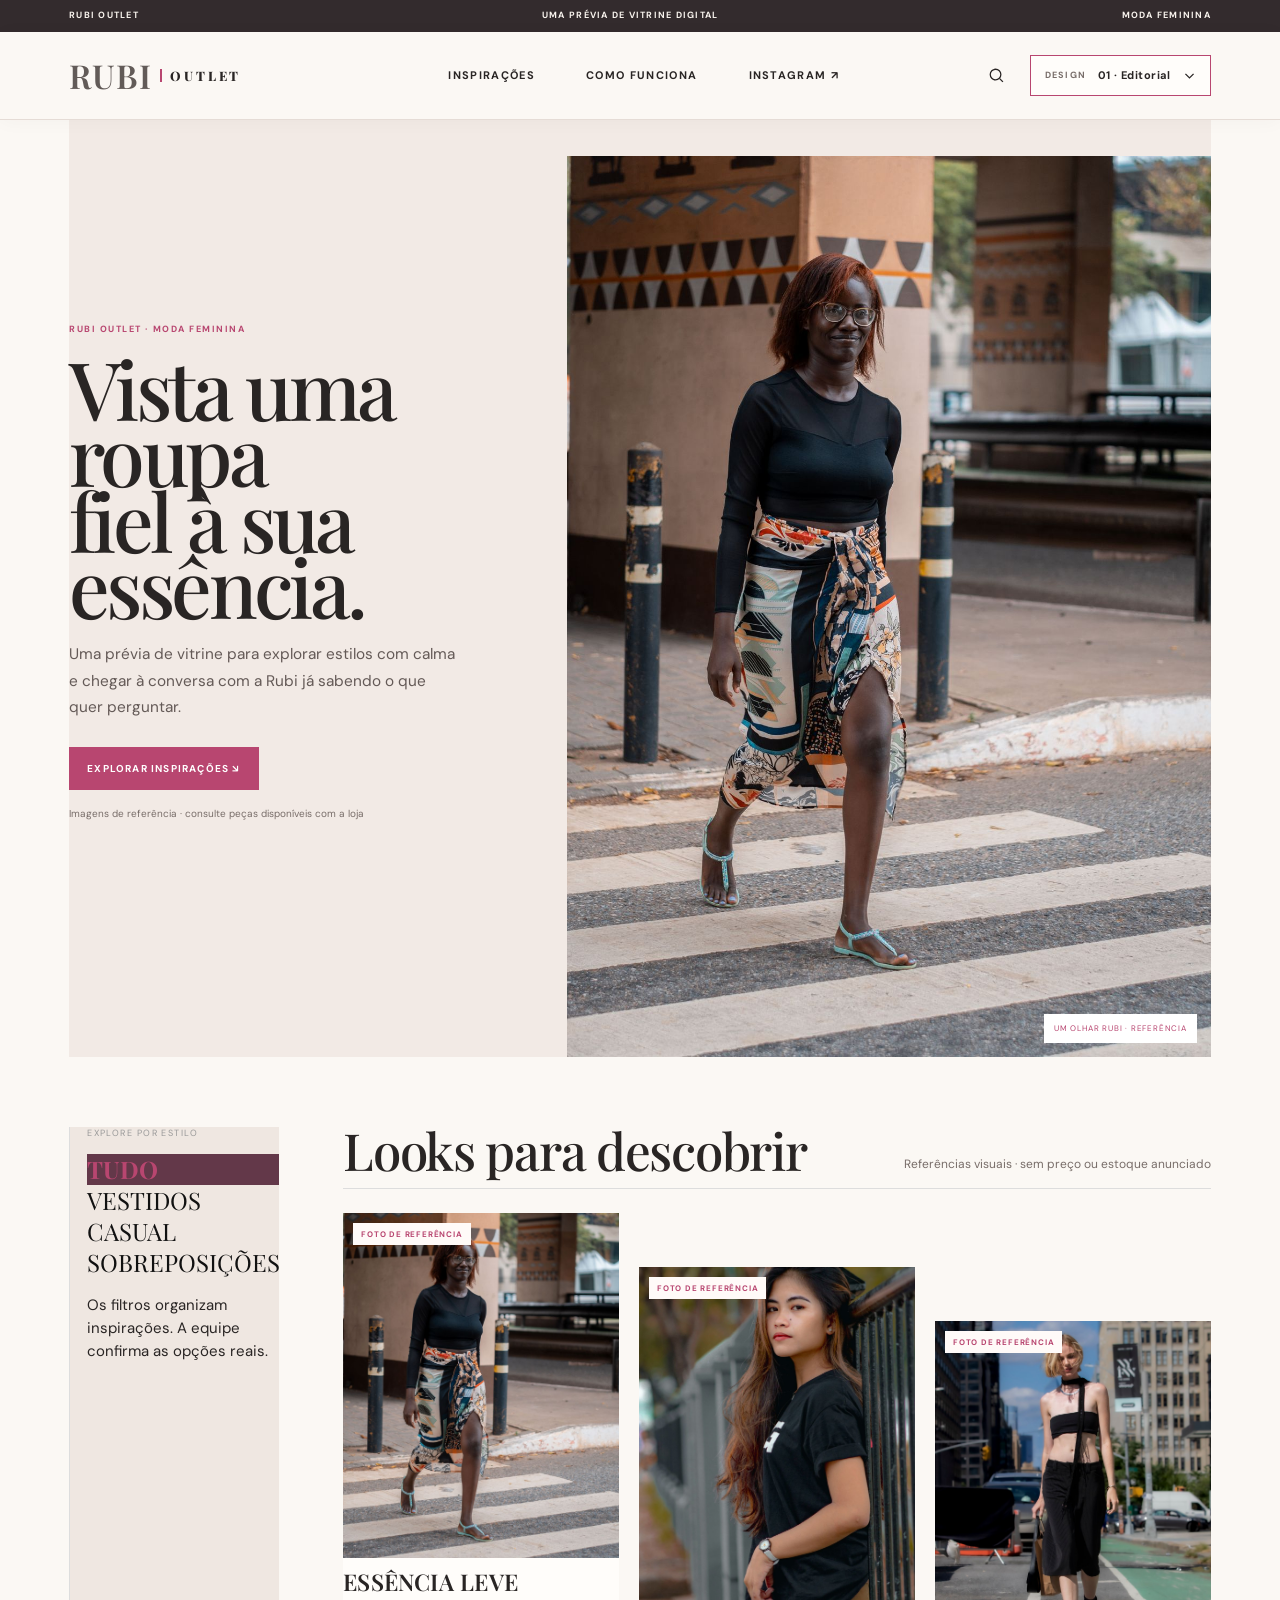
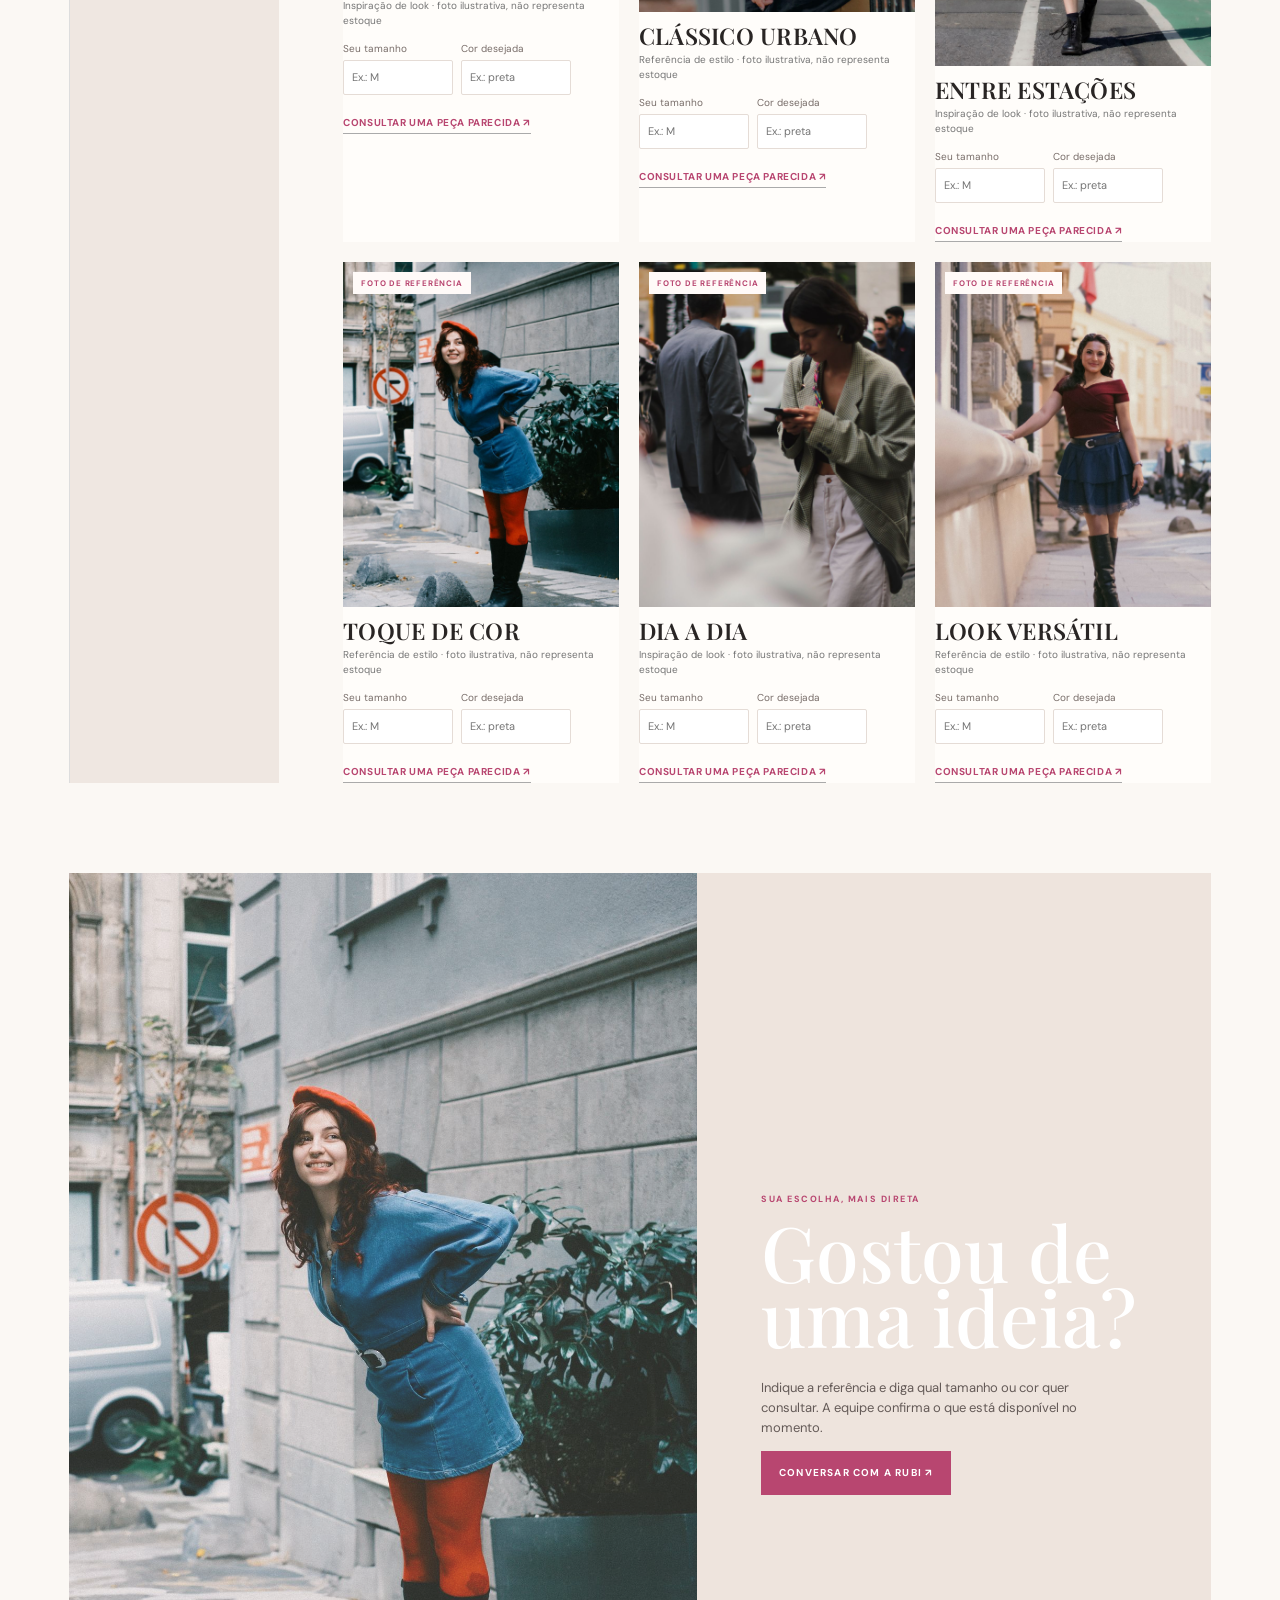
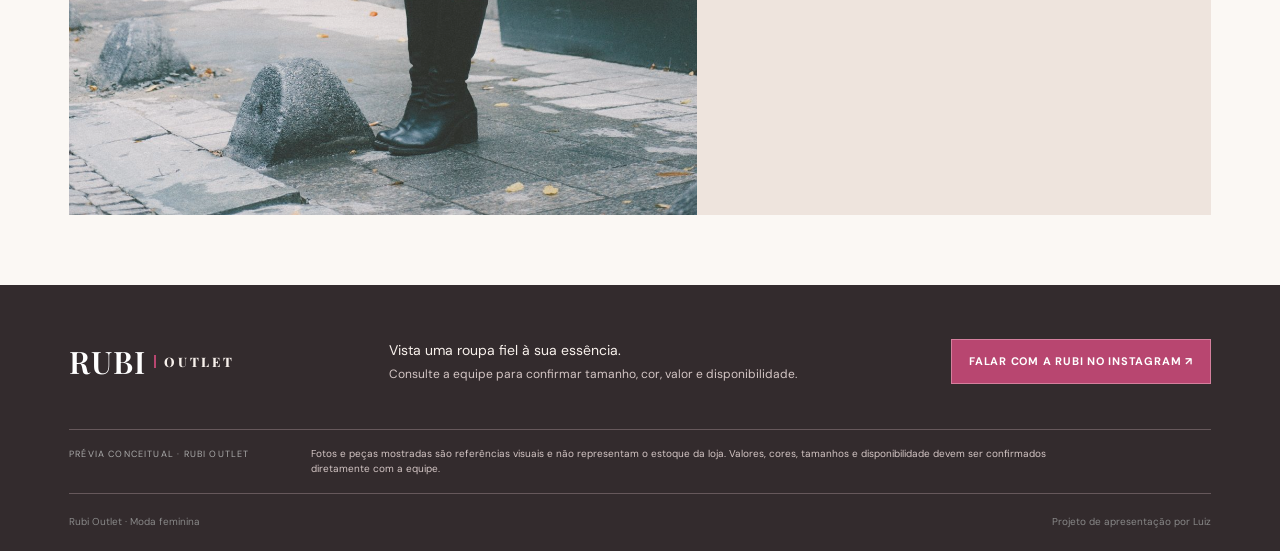
<file: index.html>
<!doctype html>
<html lang="pt-BR"><head><meta charset="utf-8"><meta name="viewport" content="width=device-width, initial-scale=1"><meta name="theme-color" content="#f7f3ed"><meta name="description" content="Uma prévia de vitrine digital para a Rubi Outlet."><meta name="robots" content="noindex,nofollow"><title>Rubi Outlet — vista sua essência</title><link rel="preconnect" href="https://fonts.googleapis.com"><link rel="preconnect" href="https://fonts.gstatic.com" crossorigin><link href="https://fonts.googleapis.com/css2?family=DM+Sans:wght@400;500;600;700&family=Playfair+Display:wght@500;600;700&display=swap" rel="stylesheet"><link rel="stylesheet" href="styles.css"><link rel="stylesheet" href="designs.css"><link rel="stylesheet" href="responsive.css"><link rel="stylesheet" href="tuning.css"><link rel="stylesheet" href="motion.css"><script defer src="app.js"></script><link rel="stylesheet" href="rubi.css"></head>
<body><a class="skip-link" href="#conteudo">Pular para o conteúdo</a><div class="topline"><span>RUBI OUTLET</span><span>UMA PRÉVIA DE VITRINE DIGITAL</span><span>MODA FEMININA</span></div><header class="site-header"><a class="brand" href="#inicio" aria-label="Rubi Outlet, início"><span class="brand-mark">RUBI</span><span class="brand-sub">OUTLET</span></a><nav class="main-nav" aria-label="Navegação principal"><a href="#inspiracoes">Inspirações</a><a href="#como-funciona">Como funciona</a><a href="https://www.instagram.com/rubi_outlet_jaiba/" target="_blank" rel="noopener noreferrer">Instagram ↗</a></nav><div class="header-actions"><button class="icon-button search-toggle" id="searchToggle" aria-label="Abrir busca" aria-expanded="false"><svg viewBox="0 0 24 24" aria-hidden="true"><circle cx="10.8" cy="10.8" r="6.7"></circle><path d="m16 16 4.1 4.1"></path></svg></button><button class="design-trigger" id="designTrigger" aria-haspopup="true" aria-expanded="false"><span class="trigger-label">Design</span><span id="activeDesignName">01 · Editorial</span><svg viewBox="0 0 16 16" aria-hidden="true"><path d="m3 6 5 5 5-5"></path></svg></button></div><div class="design-menu" id="designMenu" hidden><p class="menu-title">Escolha uma estrutura</p><button class="design-option" data-design="editorial"><span class="option-number">01</span><span><strong>Editorial</strong><small>Campanha e narrativa</small></span><span class="option-check">✓</span></button><button class="design-option" data-design="storefront"><span class="option-number">02</span><span><strong>Vitrine direta</strong><small>Busca e categorias</small></span><span class="option-check">✓</span></button><button class="design-option" data-design="lookbook"><span class="option-number">03</span><span><strong>Lookbook</strong><small>Inspiração visual</small></span><span class="option-check">✓</span></button></div><form class="search-panel" id="searchPanel" hidden role="search"><label for="catalogSearch">Buscar referências</label><input id="catalogSearch" type="search" placeholder="Ex.: vestido, conjunto, casual" autocomplete="off"><button class="text-button" id="clearSearch" type="button">Limpar</button></form></header><main id="conteudo" tabindex="-1"></main><footer class="site-footer" id="contato"><div class="footer-main"><a class="brand brand-inverse" href="#inicio" aria-label="Rubi Outlet, início"><span class="brand-mark">RUBI</span><span class="brand-sub">OUTLET</span></a><p>Vista uma roupa fiel à sua essência.<br><span>Consulte a equipe para confirmar tamanho, cor, valor e disponibilidade.</span></p><a class="footer-cta" href="https://www.instagram.com/rubi_outlet_jaiba/" target="_blank" rel="noopener noreferrer">Falar com a Rubi no Instagram ↗</a></div><div class="footer-note"><span>PRÉVIA CONCEITUAL · RUBI OUTLET</span><p>Fotos e peças mostradas são referências visuais e não representam o estoque da loja. Valores, cores, tamanhos e disponibilidade devem ser confirmados diretamente com a equipe.</p></div><div class="footer-bottom"><span>Rubi Outlet · Moda feminina</span><span>Projeto de apresentação por Luiz</span></div></footer><div class="notice" id="prototypeNotice" role="status" aria-live="polite" hidden></div></body></html>
</file>
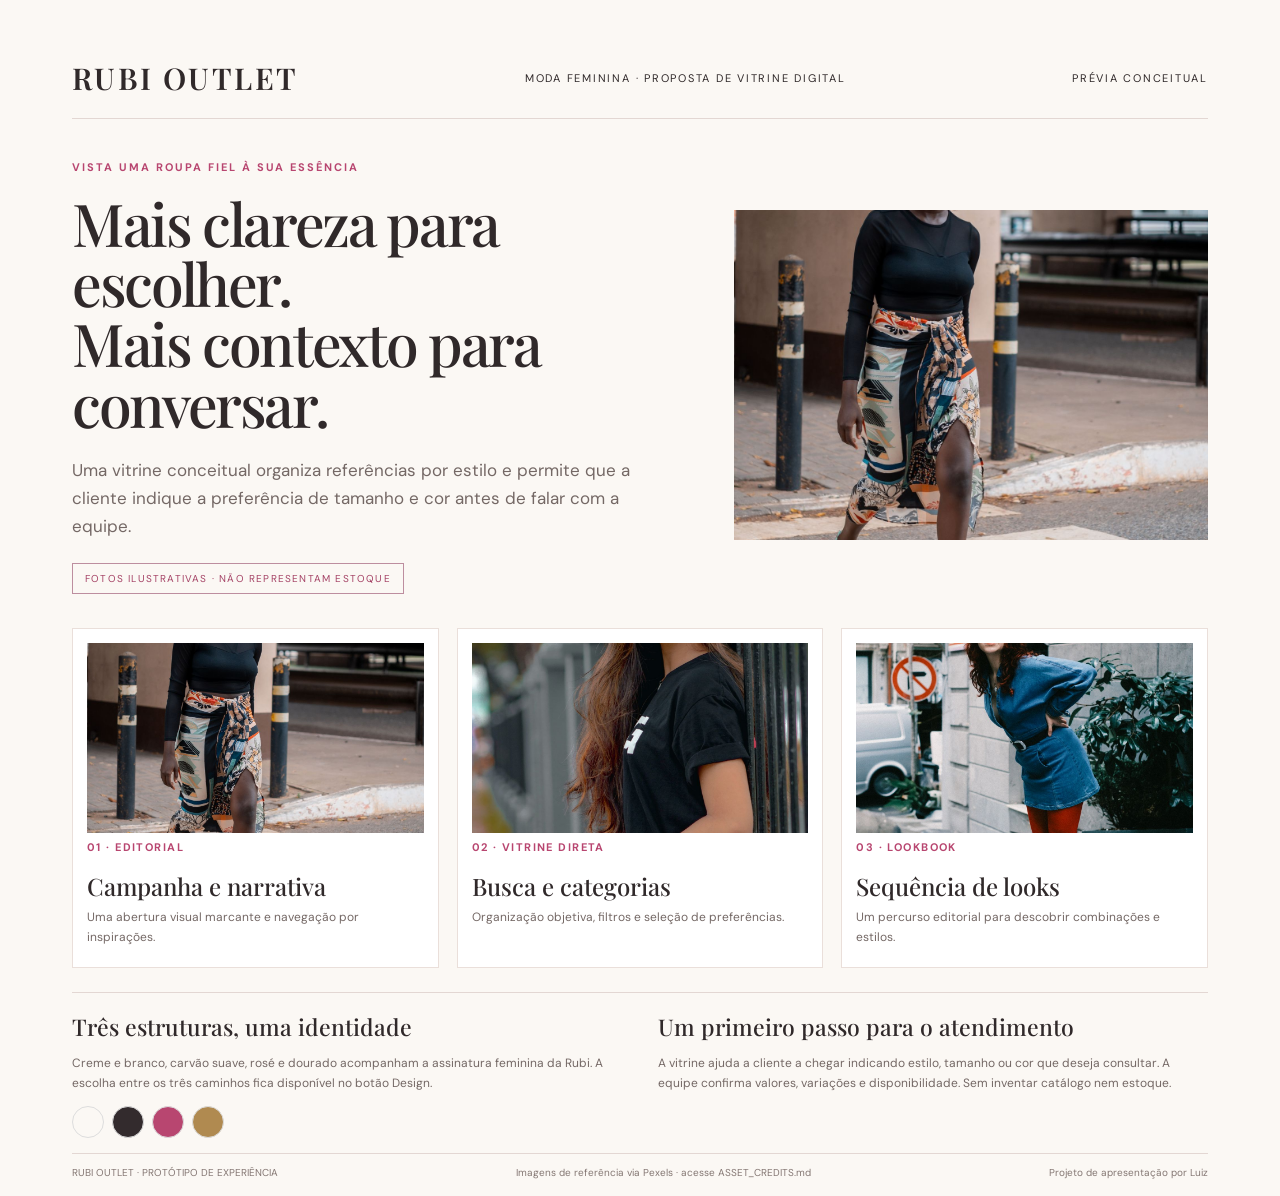
<file: presentation/index.html>
<!doctype html><html lang="pt-BR"><head><meta charset="utf-8"><meta name="viewport" content="width=device-width,initial-scale=1"><title>Rubi Outlet · Prancha de apresentação</title><link rel="preconnect" href="https://fonts.googleapis.com"><link href="https://fonts.googleapis.com/css2?family=DM+Sans:wght@400;600;700&family=Playfair+Display:wght@500;600&display=swap" rel="stylesheet"><style>*{box-sizing:border-box}body{margin:0;background:#e8e1db;color:#30292a;font:14px 'DM Sans',sans-serif}.board{width:1600px;min-height:1100px;margin:auto;padding:58px 72px;background:#fbf8f4;position:relative;overflow:hidden}.top{display:flex;justify-content:space-between;align-items:center;border-bottom:1px solid #e3d7d3;padding-bottom:20px;font-size:11px;letter-spacing:.16em}.logo{font:600 30px 'Playfair Display';letter-spacing:.08em}.hero{display:grid;grid-template-columns:1fr .78fr;gap:55px;align-items:center;padding:52px 0 45px}.kicker{color:#b84670;letter-spacing:.18em;font-weight:700;font-size:11px}h1{font:500 68px/1.02 'Playfair Display';letter-spacing:-.04em;margin:18px 0 22px;max-width:720px}p{color:#746865;line-height:1.65}.hero p{font-size:17px;max-width:570px}.hero img{width:100%;height:390px;object-fit:cover}.choices{display:grid;grid-template-columns:repeat(3,1fr);gap:22px}.choice{background:white;padding:14px 14px 20px;border:1px solid #eadfda}.choice img{width:100%;height:235px;object-fit:cover}.choice h2{font:500 24px 'Playfair Display';margin:15px 0 6px}.choice p{margin:0;font-size:12px}.num{color:#b84670;font-size:11px;letter-spacing:.13em;font-weight:700}.bottom{display:grid;grid-template-columns:1fr 1fr;gap:35px;border-top:1px solid #e3d7d3;margin-top:32px;padding-top:22px}.bottom strong{font:500 23px 'Playfair Display'}.bottom p{font-size:12px}.swatches{display:flex;gap:8px;margin-top:12px}.swatches i{width:32px;height:32px;border-radius:50%;background:#fbf8f4;border:1px solid #ddd}.swatches i:nth-child(2){background:#332b2d}.swatches i:nth-child(3){background:#b84670}.swatches i:nth-child(4){background:#b08a50}.foot{position:absolute;bottom:23px;left:72px;right:72px;border-top:1px solid #e3d7d3;padding-top:12px;display:flex;justify-content:space-between;font-size:10px;color:#847773}.stamp{display:inline-block;border:1px solid #bd8e9f;padding:8px 12px;color:#a44265;letter-spacing:.12em;font-size:10px;margin-top:6px}</style></head><body><main class="board"><div class="top"><span class="logo">RUBI OUTLET</span><span>MODA FEMININA · PROPOSTA DE VITRINE DIGITAL</span><span>PRÉVIA CONCEITUAL</span></div><section class="hero"><div><span class="kicker">VISTA UMA ROUPA FIEL À SUA ESSÊNCIA</span><h1>Mais clareza para escolher.<br>Mais contexto para conversar.</h1><p>Uma vitrine conceitual organiza referências por estilo e permite que a cliente indique a preferência de tamanho e cor antes de falar com a equipe.</p><span class="stamp">FOTOS ILUSTRATIVAS · NÃO REPRESENTAM ESTOQUE</span></div><img src="../assets/29134276.jpg" alt="Foto de moda urbana feminina de referência"></section><section class="choices"><article class="choice"><img src="../assets/29134276.jpg" alt="Look urbano"><span class="num">01 · EDITORIAL</span><h2>Campanha e narrativa</h2><p>Uma abertura visual marcante e navegação por inspirações.</p></article><article class="choice"><img src="../assets/8784329.jpg" alt="Look casual"><span class="num">02 · VITRINE DIRETA</span><h2>Busca e categorias</h2><p>Organização objetiva, filtros e seleção de preferências.</p></article><article class="choice"><img src="../assets/29876875.jpg" alt="Look de referência"><span class="num">03 · LOOKBOOK</span><h2>Sequência de looks</h2><p>Um percurso editorial para descobrir combinações e estilos.</p></article></section><section class="bottom"><div><strong>Três estruturas, uma identidade</strong><p>Creme e branco, carvão suave, rosé e dourado acompanham a assinatura feminina da Rubi. A escolha entre os três caminhos fica disponível no botão Design.</p><div class="swatches"><i></i><i></i><i></i><i></i></div></div><div><strong>Um primeiro passo para o atendimento</strong><p>A vitrine ajuda a cliente a chegar indicando estilo, tamanho ou cor que deseja consultar. A equipe confirma valores, variações e disponibilidade. Sem inventar catálogo nem estoque.</p></div></section><footer class="foot"><span>RUBI OUTLET · PROTÓTIPO DE EXPERIÊNCIA</span><span>Imagens de referência via Pexels · acesse ASSET_CREDITS.md</span><span>Projeto de apresentação por Luiz</span></footer></main></body></html>
<style>.board{width:100%;max-width:1600px;min-height:1080px}.hero{padding:38px 0 34px}.hero img{height:330px}h1{font-size:59px}.choice img{height:190px}.choices{gap:18px}.bottom{margin-top:24px;padding-top:18px}.foot{bottom:17px}</style>
</file>
<file: styles.css>
:root{--ink:#111;--paper:#fff;--soft:#f2f2f2;--muted:#737373;--line:#ddd;--accent:#9a8169;--font-body:'DM Sans',Arial,sans-serif;--font-display:'Barlow Condensed','Arial Narrow',Arial,sans-serif;--gutter:clamp(22px,5.4vw,88px);--max:1560px}
*{box-sizing:border-box}html{scroll-behavior:smooth;scroll-padding-top:96px}body{margin:0;background:var(--paper);color:var(--ink);font-family:var(--font-body);font-size:15px;line-height:1.55}button,input,a{font:inherit}a{color:inherit;text-decoration:none}button{color:inherit}.skip-link{position:fixed;left:16px;top:-60px;z-index:100;background:var(--ink);color:#fff;padding:10px 16px}.skip-link:focus{top:12px}.topline{height:32px;padding:0 var(--gutter);display:flex;align-items:center;justify-content:space-between;background:#111;color:#fff;font-size:9px;letter-spacing:.14em;font-weight:700}.site-header{height:88px;padding:0 var(--gutter);display:flex;align-items:center;justify-content:space-between;border-bottom:1px solid var(--line);position:sticky;top:0;z-index:30;background:rgba(255,255,255,.96);backdrop-filter:blur(12px)}.brand{display:flex;align-items:center;gap:8px;font-weight:800;letter-spacing:-.065em}.brand-mark{font-family:var(--font-display);font-size:33px;line-height:.8;font-weight:800;letter-spacing:-.04em}.brand-sub{font-family:var(--font-display);font-size:13px;letter-spacing:.16em;border-left:2px solid var(--accent);padding-left:8px;line-height:1}.main-nav{display:flex;align-items:center;gap:clamp(22px,4vw,58px);margin-left:70px}.main-nav a{font-size:11px;font-weight:700;letter-spacing:.12em;text-transform:uppercase}.main-nav a:hover,.main-nav a:focus-visible{color:var(--accent)}.header-actions{display:flex;align-items:center;gap:14px}.icon-button{height:40px;width:40px;display:grid;place-items:center;background:transparent;border:1px solid transparent;cursor:pointer}.icon-button:hover{border-color:var(--line)}.icon-button svg{height:19px;width:19px;fill:none;stroke:currentColor;stroke-width:1.6}.design-trigger{display:flex;align-items:center;gap:12px;padding:11px 14px;border:1px solid #222;background:#fff;cursor:pointer;text-align:left;font-size:11px;font-weight:700;letter-spacing:.04em}.design-trigger:hover,.design-trigger[aria-expanded=true]{background:#111;color:#fff}.design-trigger svg{width:13px;height:13px;fill:none;stroke:currentColor;stroke-width:1.6}.trigger-label{color:var(--muted);font-size:9px;text-transform:uppercase;letter-spacing:.12em}.design-trigger[aria-expanded=true] .trigger-label{color:#ccc}.design-menu{position:absolute;right:var(--gutter);top:74px;width:min(350px,calc(100vw - 36px));padding:15px;background:#fff;border:1px solid #222;box-shadow:0 22px 55px #0002}.menu-title{margin:4px 7px 12px;font-size:10px;text-transform:uppercase;letter-spacing:.12em;color:#777;font-weight:700}.design-option{width:100%;display:grid;grid-template-columns:38px 1fr 20px;align-items:center;gap:9px;text-align:left;padding:11px 8px;border:0;border-top:1px solid #eee;background:#fff;cursor:pointer}.design-option:hover,.design-option[aria-pressed=true]{background:#f6f6f6}.option-number{font-family:var(--font-display);font-size:19px;color:var(--accent)}.design-option strong,.design-option small{display:block}.design-option strong{font-size:12px}.design-option small{font-size:10px;color:#777;margin-top:1px}.option-check{color:var(--accent);font-weight:800;opacity:0}.design-option[aria-pressed=true] .option-check{opacity:1}.search-panel{position:absolute;top:87px;left:0;right:0;background:#fff;border-bottom:1px solid var(--line);padding:18px var(--gutter);display:flex;align-items:center;gap:14px}.search-panel[hidden],.design-menu[hidden]{display:none}.search-panel label{font-size:11px;font-weight:700;text-transform:uppercase;letter-spacing:.08em;white-space:nowrap}.search-panel input{flex:1;min-width:0;border:0;border-bottom:1px solid #111;padding:9px 2px;outline:none;font-size:14px}.search-panel input:focus{border-color:var(--accent)}.text-button{border:0;background:none;cursor:pointer;font-size:11px;text-decoration:underline}
.site-footer{background:#111;color:#fff;padding:54px var(--gutter) 22px;margin-top:70px}.footer-main{max-width:var(--max);margin:auto;display:flex;align-items:center;justify-content:space-between;gap:32px;padding-bottom:44px}.brand-inverse .brand-mark{font-size:31px}.footer-main p{font-size:14px;margin:0;line-height:1.65}.footer-main p span{color:#bcbcbc;font-size:12px}.footer-cta{display:flex;align-items:center;gap:20px;padding:13px 17px;border:1px solid #888;font-size:11px;font-weight:700;text-transform:uppercase;letter-spacing:.07em;white-space:nowrap}.footer-cta:hover{background:var(--accent);border-color:var(--accent)}.footer-cta span{font-size:16px}.footer-note{max-width:var(--max);margin:auto;border-top:1px solid #383838;border-bottom:1px solid #383838;padding:16px 0;display:flex;gap:32px;align-items:flex-start}.footer-note span{font-size:9px;letter-spacing:.13em;color:#aaa;min-width:210px;padding-top:2px}.footer-note p{margin:0;color:#bcbcbc;font-size:10px;max-width:760px}.footer-bottom{max-width:var(--max);margin:0 auto;padding-top:20px;display:flex;justify-content:space-between;color:#888;font-size:10px}.notice{position:fixed;right:24px;bottom:24px;z-index:50;background:#111;color:#fff;padding:12px 16px;font-size:12px;box-shadow:0 8px 24px #0002}.notice[hidden]{display:none}.section-wrap{max-width:var(--max);margin:0 auto;padding-left:var(--gutter);padding-right:var(--gutter)}.section-heading{display:flex;align-items:flex-end;justify-content:space-between;gap:20px;margin-bottom:24px}.section-heading h2{font-family:var(--font-display);font-size:clamp(34px,4vw,58px);line-height:.92;letter-spacing:-.025em;margin:0;text-transform:uppercase}.section-heading p{margin:0;color:var(--muted);font-size:12px}.eyebrow{font-size:9px;letter-spacing:.17em;font-weight:700;text-transform:uppercase;color:var(--muted)}
.product-card{min-width:0}.product-image{display:block;position:relative;overflow:hidden;background:#ededed;aspect-ratio:4/5}.product-image img{display:block;width:100%;height:100%;object-fit:cover;transition:transform .6s cubic-bezier(.2,.65,.25,1)}.product-card:hover .product-image img{transform:scale(1.04)}.reference-tag{position:absolute;left:10px;top:10px;background:#fff;color:#222;padding:5px 8px;font-size:8px;font-weight:700;letter-spacing:.1em;text-transform:uppercase}.product-meta{padding:12px 0 0}.product-meta h3{font-family:var(--font-display);font-size:23px;text-transform:uppercase;letter-spacing:.01em;line-height:1;margin:0 0 5px}.product-meta p{font-size:10px;color:#767676;margin:0}.product-link{display:inline-flex;margin-top:8px;font-size:10px;font-weight:700;letter-spacing:.06em;text-transform:uppercase;border-bottom:1px solid #aaa;padding-bottom:2px}.product-link:hover{border-color:var(--accent);color:var(--accent)}.empty-results{grid-column:1/-1;padding:48px 10px;text-align:center;color:#666;font-size:13px}.filter-button{background:transparent;border:0;border-bottom:1px solid transparent;padding:7px 0;cursor:pointer;color:#555;text-align:left;font-size:11px}.filter-button:hover,.filter-button[aria-pressed=true]{color:#111;border-color:var(--accent);font-weight:700}.category-strip{display:flex;align-items:center;gap:11px;flex-wrap:wrap}.category-strip .filter-button{padding:8px 12px;border:1px solid #ddd;font-size:9px;letter-spacing:.08em;text-transform:uppercase}.category-strip .filter-button[aria-pressed=true]{background:#111;color:#fff;border-color:#111}.image-caption{position:absolute;bottom:12px;left:12px;color:#fff;font-size:9px;letter-spacing:.12em;text-transform:uppercase;text-shadow:0 1px 8px #000}.catalog-tools{display:flex;align-items:center;gap:18px}.catalog-tools label{font-size:10px;text-transform:uppercase;letter-spacing:.1em;color:#777}.catalog-tools select{border:0;border-bottom:1px solid #222;background:#fff;padding:8px 20px 8px 4px;font-size:11px}.focus-ring:focus-visible,button:focus-visible,a:focus-visible,input:focus-visible,select:focus-visible{outline:2px solid var(--accent);outline-offset:3px}
</file>
<file: designs.css>
#conteudo{min-height:55vh}.route{max-width:var(--max);margin:auto;padding:0 var(--gutter)}.hero{position:relative;display:grid;min-height:min(650px,calc(100svh - 120px));align-items:stretch}.hero-copy{display:flex;flex-direction:column;justify-content:center;align-items:flex-start;position:relative;z-index:1}.hero h1{font-family:var(--font-display);text-transform:uppercase;letter-spacing:-.035em;font-size:clamp(58px,8.5vw,132px);line-height:.82;margin:18px 0 22px;max-width:740px}.hero-copy p{font-size:clamp(14px,1.2vw,17px);line-height:1.7;color:#555;max-width:390px;margin:0 0 27px}.primary-link{display:inline-flex;align-items:center;gap:26px;background:#111;color:#fff;padding:14px 18px;font-size:10px;font-weight:700;text-transform:uppercase;letter-spacing:.12em}.primary-link:hover{background:var(--accent)}.primary-link span{font-size:15px}.hero-media{position:relative;overflow:hidden;background:#e4e4e4}.hero-media img{width:100%;height:100%;object-fit:cover;display:block}
.hero-editorial{grid-template-columns:minmax(300px,.82fr) minmax(360px,1.18fr);gap:clamp(20px,4vw,64px);padding-top:36px}.hero-editorial .hero-copy{padding:30px 0}.hero-editorial .hero-media{min-height:540px}.hero-editorial .hero-media img{object-position:center 32%}.editorial-marker{position:absolute;right:14px;bottom:14px;background:#fff;padding:8px 10px;font-size:8px;letter-spacing:.1em;text-transform:uppercase}.editorial-categories{display:grid;grid-template-columns:210px 1fr;gap:clamp(25px,5vw,78px);padding-top:70px}.category-index{display:flex;flex-direction:column;border-left:1px solid #ddd;padding-left:17px}.category-index span{font-size:9px;color:#999;text-transform:uppercase;letter-spacing:.16em;margin:0 0 13px}.category-index button{font-family:var(--font-display);font-size:24px;text-transform:uppercase;text-align:left;line-height:1.3}.editorial-catalog{min-width:0}.editorial-products{display:grid;grid-template-columns:repeat(3,minmax(0,1fr));gap:20px}.editorial-products .product-card:nth-child(2){margin-top:54px}.editorial-products .product-card:nth-child(3){margin-top:108px}.editorial-catalog .section-heading{border-bottom:1px solid #ddd;padding-bottom:14px}.kits-band{margin-top:90px;display:grid;grid-template-columns:1.1fr .9fr;min-height:380px;background:#111;color:#fff}.kits-band .kit-photo{min-height:380px;overflow:hidden}.kits-band img{height:100%;width:100%;object-fit:cover;display:block;opacity:.82}.kits-copy{padding:clamp(28px,5vw,72px);display:flex;flex-direction:column;justify-content:center;align-items:flex-start}.kits-copy h2{font-family:var(--font-display);font-size:clamp(48px,6vw,84px);line-height:.85;margin:12px 0 15px;text-transform:uppercase}.kits-copy p{color:#c4c4c4;font-size:13px;max-width:340px}.kits-copy .primary-link{background:var(--accent)}
.hero-storefront{max-width:none;padding:0;min-height:570px;background:#111;display:grid;grid-template-columns:minmax(280px,.7fr) minmax(0,1.3fr);color:#fff}.hero-storefront .hero-copy{padding:clamp(34px,6vw,92px) 0 clamp(34px,6vw,92px) var(--gutter);align-items:flex-start}.hero-storefront .hero h1{font-size:clamp(56px,8vw,112px);max-width:580px}.hero-storefront .hero-copy p{color:#c8c8c8}.hero-storefront .hero-media{min-height:570px;max-height:690px}.hero-storefront .hero-media::after{content:"";position:absolute;inset:0;background:linear-gradient(90deg,#1119,transparent 45%)}.hero-storefront .hero-media img{object-position:center 30%}.store-layout{display:grid;grid-template-columns:220px 1fr;gap:clamp(35px,5vw,78px);padding-top:66px}.store-sidebar{border-right:1px solid #ddd;padding-right:26px}.store-sidebar h2{font-family:var(--font-display);font-size:24px;text-transform:uppercase;margin:0 0 20px}.store-sidebar .filter-group{display:flex;flex-direction:column;align-items:stretch;border-top:1px solid #ddd;padding:17px 0}.filter-group p{font-size:9px;letter-spacing:.12em;text-transform:uppercase;color:#888;margin:0 0 8px}.store-content{min-width:0}.store-content .section-heading{border-bottom:1px solid #ddd;padding-bottom:17px}.store-products{display:grid;grid-template-columns:repeat(3,minmax(0,1fr));gap:30px 20px}.store-products .product-image{aspect-ratio:4/5}.store-products .product-card:nth-child(3n+2){margin-top:36px}.result-count{font-size:10px;color:#888}
.hero-lookbook{max-width:none;padding:0;min-height:min(720px,calc(100svh - 120px));position:relative;display:block;overflow:hidden;background:#141414}.hero-lookbook .hero-media{position:absolute;inset:0}.hero-lookbook .hero-media img{object-position:center 30%;filter:grayscale(1)}.hero-lookbook .hero-media::after{content:"";position:absolute;inset:0;background:linear-gradient(90deg,#000a 0%,#0003 57%,transparent 100%)}.hero-lookbook .hero-copy{position:relative;min-height:inherit;color:#fff;max-width:var(--max);margin:0 auto;padding:80px var(--gutter);align-items:flex-start}.hero-lookbook .hero-copy p{color:#eee;max-width:430px}.hero-lookbook .hero h1{font-size:clamp(65px,11vw,166px);max-width:850px}.hero-lookbook .primary-link{background:var(--accent)}.lookbook-intro{padding-top:70px;display:grid;grid-template-columns:.7fr 1.3fr;gap:60px;align-items:start}.lookbook-intro h2{font-family:var(--font-display);font-size:clamp(38px,5vw,72px);line-height:.9;text-transform:uppercase;margin:12px 0}.lookbook-intro p{font-size:13px;color:#626262;max-width:370px}.lookbook-mosaic{display:grid;grid-template-columns:1.2fr .8fr;align-items:center;gap:14px}.lookbook-mosaic figure{margin:0;overflow:hidden;background:#eee}.lookbook-mosaic figure:first-child{aspect-ratio:4/5}.lookbook-mosaic figure:last-child{aspect-ratio:4/5;margin-top:90px}.lookbook-mosaic img{width:100%;height:100%;object-fit:cover;display:block}.lookbook-products{padding-top:74px}.lookbook-product-grid{display:grid;grid-template-columns:1.1fr .8fr 1.1fr;gap:20px;align-items:start}.lookbook-product-grid .product-card:nth-child(2){margin-top:70px}.lookbook-product-grid .product-card:nth-child(3){margin-top:145px}.lookbook-product-grid .product-image{aspect-ratio:4/5}.lookbook-note{display:flex;align-items:center;justify-content:space-between;border-top:1px solid #ddd;border-bottom:1px solid #ddd;padding:14px 0;margin-top:30px;font-size:10px;color:#777}.lookbook-note strong{color:#111;letter-spacing:.1em;text-transform:uppercase}
</file>
<file: responsive.css>
@media(max-width:920px){.main-nav{margin-left:0;gap:22px}.hero-editorial{grid-template-columns:.8fr 1.2fr}.hero-editorial .hero-media{min-height:460px}.editorial-categories{grid-template-columns:145px 1fr}.store-layout{grid-template-columns:175px 1fr;gap:28px}.store-products{grid-template-columns:repeat(2,minmax(0,1fr))}.store-products .product-card:nth-child(3n+2){margin-top:0}.store-products .product-card:nth-child(2n){margin-top:36px}}
@media(max-width:680px){.topline{height:28px;font-size:7px;padding:0 16px}.topline span:nth-child(2){display:none}.site-header{height:70px;padding:0 18px}.brand-mark{font-size:28px}.main-nav{display:none}.header-actions{gap:4px}.icon-button{width:34px}.design-trigger{padding:9px 10px;gap:8px}.trigger-label{display:none}.design-menu{right:15px;top:61px}.search-panel{top:69px;padding:14px 18px;gap:9px}.search-panel label{font-size:9px}.search-panel input{font-size:12px}.route{padding:0 18px}.hero{min-height:auto}.hero h1{font-size:clamp(56px,17vw,88px)}.hero-copy p{font-size:13px}.hero-editorial{padding-top:0;grid-template-columns:1fr;gap:0}.hero-editorial .hero-copy{padding:58px 0 27px}.hero-editorial .hero-media{min-height:0;aspect-ratio:4/4.2;grid-row:1}.hero-editorial .hero-media img{object-position:center 28%}.editorial-categories{grid-template-columns:1fr;padding-top:42px;gap:25px}.category-index{display:flex;flex-direction:row;flex-wrap:wrap;gap:8px;border:0;padding:0}.category-index span{flex-basis:100%;margin-bottom:0}.category-index button{border:1px solid #ddd;padding:6px 9px;font-size:15px}.editorial-products{grid-template-columns:repeat(2,minmax(0,1fr));gap:22px 12px}.editorial-products .product-card:nth-child(2),.editorial-products .product-card:nth-child(3){margin-top:0}.product-meta h3{font-size:20px}.product-meta p{font-size:9px}.section-heading{align-items:flex-start;flex-direction:column;gap:7px;margin-bottom:18px}.section-heading h2{font-size:42px}.section-heading p{font-size:10px}.kits-band{grid-template-columns:1fr;margin-top:48px}.kits-band .kit-photo{aspect-ratio:4/3;min-height:0}.kits-copy{padding:28px 22px 32px}.kits-copy h2{font-size:54px}.hero-storefront{grid-template-columns:1fr;min-height:0}.hero-storefront .hero-copy{padding:45px 20px 34px;grid-row:2}.hero-storefront .hero-media{min-height:0;max-height:none;aspect-ratio:4/3;grid-row:1}.hero-storefront .hero h1{font-size:68px}.store-layout{grid-template-columns:1fr;gap:25px;padding-top:38px}.store-sidebar{border:0;padding:0}.store-sidebar h2{margin-bottom:12px}.store-sidebar .filter-group{display:block;padding:11px 0}.store-sidebar .filter-group:first-of-type{border:0}.store-sidebar .filter-button{display:inline-block;width:auto;margin:0 14px 5px 0}.store-products{grid-template-columns:repeat(2,minmax(0,1fr));gap:24px 12px}.store-products .product-card:nth-child(2n){margin-top:26px}.hero-lookbook{min-height:640px}.hero-lookbook .hero-copy{padding:60px 19px 43px;justify-content:flex-end;min-height:640px}.hero-lookbook .hero h1{font-size:clamp(68px,18vw,112px)}.hero-lookbook .hero-media img{object-position:center 25%}.lookbook-intro{grid-template-columns:1fr;padding-top:45px;gap:24px}.lookbook-intro h2{font-size:50px}.lookbook-mosaic{gap:9px}.lookbook-mosaic figure:last-child{margin-top:42px}.lookbook-products{padding-top:45px}.lookbook-product-grid{grid-template-columns:repeat(2,minmax(0,1fr));gap:18px 12px}.lookbook-product-grid .product-card:nth-child(2),.lookbook-product-grid .product-card:nth-child(3){margin-top:0}.lookbook-product-grid .product-card:last-child{display:none}.category-strip{gap:5px}.category-strip .filter-button{padding:7px 8px;font-size:8px}.footer-main{flex-direction:column;align-items:flex-start;padding-bottom:28px;gap:18px}.footer-main p{font-size:12px}.footer-cta{padding:11px 13px}.site-footer{padding:35px 19px 18px;margin-top:48px}.footer-note{display:block}.footer-note span{display:block;margin-bottom:9px}.footer-bottom{font-size:9px}.store-kit{grid-template-columns:1fr;gap:0;margin-top:48px;padding:0 18px}.store-kit-copy{padding:28px 0}.store-kit-image{height:auto;aspect-ratio:4/3}}
.category-index .filter-button{display:block;border:0;background:transparent;padding:0;text-transform:uppercase;color:#111}.category-index .filter-button[aria-pressed=true]{color:var(--accent)}.store-sidebar .filter-button{display:block;width:100%;border-bottom:0}.sidebar-note{display:block;color:#777;font-size:10px;line-height:1.6}.store-kit{max-width:none;margin:85px 0 0;padding:0 var(--gutter);background:#f2f2f2;display:grid;grid-template-columns:1fr 1fr;align-items:center;gap:40px;min-height:350px}.store-kit-copy{padding:45px 0}.store-kit-copy h2{font-family:var(--font-display);font-size:clamp(45px,6vw,76px);line-height:.9;text-transform:uppercase;margin:12px 0}.store-kit-copy p{color:#666;max-width:420px;font-size:13px}.store-kit-image{height:310px;overflow:hidden}.store-kit-image img{display:block;width:100%;height:100%;object-fit:cover}.design-storefront .hero-storefront .hero-copy h1{font-size:clamp(61px,7vw,100px)}.design-lookbook .hero-lookbook .hero-copy{max-width:var(--max)}
</file>
<file: tuning.css>
.hero-editorial{min-height:min(590px,calc(100svh - 120px))}.hero-editorial .hero-copy{transform:translateY(-34px)}.hero-editorial .hero-copy h1{font-size:clamp(56px,6.3vw,94px)}@media(max-width:680px){.hero-editorial{min-height:auto}.hero-editorial .hero-copy{transform:none}}
</file>
<file: motion.css>
#conteudo{transition:opacity .22s ease,transform .22s ease}.is-changing #conteudo{opacity:0;transform:translateY(7px)}.reveal{opacity:0;transform:translateY(18px);transition:opacity .7s ease,transform .7s cubic-bezier(.2,.65,.25,1)}.reveal.is-visible{opacity:1;transform:translateY(0)}.product-card{transition:opacity .2s ease,transform .2s ease}.product-card.is-filtered-out{display:none}.product-card.is-filtered-in{animation:card-in .35s ease both}.primary-link,.footer-cta,.design-trigger,.filter-button,.product-link{transition:color .2s ease,background-color .2s ease,border-color .2s ease,transform .2s ease}.primary-link:hover,.footer-cta:hover{transform:translateY(-2px)}@keyframes card-in{from{opacity:0;transform:translateY(8px)}to{opacity:1;transform:translateY(0)}}@media(prefers-reduced-motion:reduce){html{scroll-behavior:auto}*,*::before,*::after{animation-duration:.01ms!important;animation-iteration-count:1!important;scroll-behavior:auto!important;transition-duration:.01ms!important}.reveal{opacity:1;transform:none}}
</file>
<file: rubi.css>
:root{--ink:#292524;--paper:#fbf8f4;--soft:#f2ece7;--muted:#786d69;--line:#e5dcd6;--accent:#b84670;--gold:#b08a50;--font-display:'Playfair Display',Georgia,serif}body{background:var(--paper);color:var(--ink)}.topline{background:#332b2d;color:#f9f4ee}.site-header{background:rgba(251,248,244,.96);border-color:var(--line)}.brand-mark{font-family:var(--font-display);font-weight:600;letter-spacing:.03em;color:#625b58}.brand-sub{border-color:var(--accent);letter-spacing:.22em}.main-nav a:hover,.main-nav a:focus-visible{color:var(--accent)}.design-trigger{border-color:var(--accent);background:#fffdfa}.design-trigger:hover,.design-trigger[aria-expanded=true]{background:#633849}.design-menu{border-color:var(--line);background:#fffdfa}.design-option{background:#fffdfa;border-color:var(--line)}.design-option:hover,.design-option[aria-pressed=true]{background:#f5e9ed}.primary-link,.footer-cta{background:var(--accent)!important;color:white}.primary-link:hover,.footer-cta:hover{background:#963858!important}.hero-editorial{background:#f2eae5}.hero-copy h1,.hero-lookbook h1{font-family:var(--font-display);font-weight:500;letter-spacing:-.045em;text-transform:none}.hero-copy p,.kits-copy p{color:#645a57}.eyebrow,.editorial-marker,.reference-tag{color:var(--accent)}.reference-tag{background:#fffaf8}.editorial-marker{border-color:#fff}.category-index{background:#efe7e1}.filter-button[aria-pressed=true],.filter-button:hover{background:#633849;color:#fff;border-color:#633849}.product-card{background:#fffdfa}.product-image{background:#eee4dd}.product-image img,.hero-media img,.kit-photo img,.store-kit-image img{object-fit:cover}.product-meta h3{font-family:var(--font-display);font-size:23px;font-weight:600}.product-link{color:var(--accent)}.kits-band,.store-kit{background:#eee4dd}.store-sidebar{border-color:var(--line)}.hero-storefront{background:#f2eae5}.hero-storefront .hero-media::after{background:linear-gradient(90deg,#302123a8,transparent 63%)}.hero-lookbook{background:#392c30}.hero-lookbook .hero-media img{filter:none}.hero-lookbook .hero-media::after{background:linear-gradient(90deg,#28191fc9 0%,#28191f40 65%,transparent 100%)}.hero-lookbook .hero-copy p{color:#f5e9ed}.lookbook-note{border-color:var(--line);color:var(--muted)}.lookbook-note strong{color:var(--ink)}.site-footer{background:#332b2d;color:#f8f1ec}.site-footer .brand-mark{color:#fff}.footer-note{border-color:#66585b;color:#d5c7c7}.footer-note p,.footer-main p span{color:#d4c6c5}.choice-row{display:flex;gap:8px;margin:12px 0}.choice-row label{font-size:10px;color:var(--muted);display:grid;gap:4px}.choice-row select{max-width:125px;border:1px solid var(--line);padding:7px;background:white;color:var(--ink);border-radius:2px}.hero-disclaimer{font-size:10px;color:var(--muted);margin-top:16px}.sidebar-note{font-size:12px;color:var(--muted);line-height:1.6}.product-link{font-weight:700}.lookbook-intro h2{font-family:var(--font-display);text-transform:none;font-weight:500}.section-heading h2,.store-sidebar h2,.store-kit h2,.kits-copy h2{font-family:var(--font-display);text-transform:none;font-weight:500}.site-footer .footer-cta{border:1px solid #d57f9d}.design-menu [aria-pressed=true] .option-check{color:var(--accent)}
.hero-editorial .hero-media img{filter:none}.product-image img{transition:transform .7s cubic-bezier(.2,.7,.2,1)}.product-image:hover img{transform:scale(1.035)}.site-header{box-shadow:0 2px 18px #38282b08}.design-option:focus-visible,.filter-button:focus-visible,.design-trigger:focus-visible,a:focus-visible,select:focus-visible{outline:2px solid var(--accent);outline-offset:3px}@media(prefers-reduced-motion:reduce){html{scroll-behavior:auto}*,*::before,*::after{animation-duration:.01ms!important;animation-iteration-count:1!important;transition-duration:.01ms!important;scroll-behavior:auto!important}}
.choice-row input{width:110px;max-width:30vw;border:1px solid var(--line);padding:8px;background:white;color:var(--ink);border-radius:2px;font:inherit;font-size:11px}.notice{position:fixed;z-index:50;bottom:22px;left:50%;transform:translateX(-50%);max-width:90vw;padding:12px 18px;background:#332b2d;color:white;box-shadow:0 8px 28px #0003;font-size:12px}.notice[hidden]{display:none}
</file>
